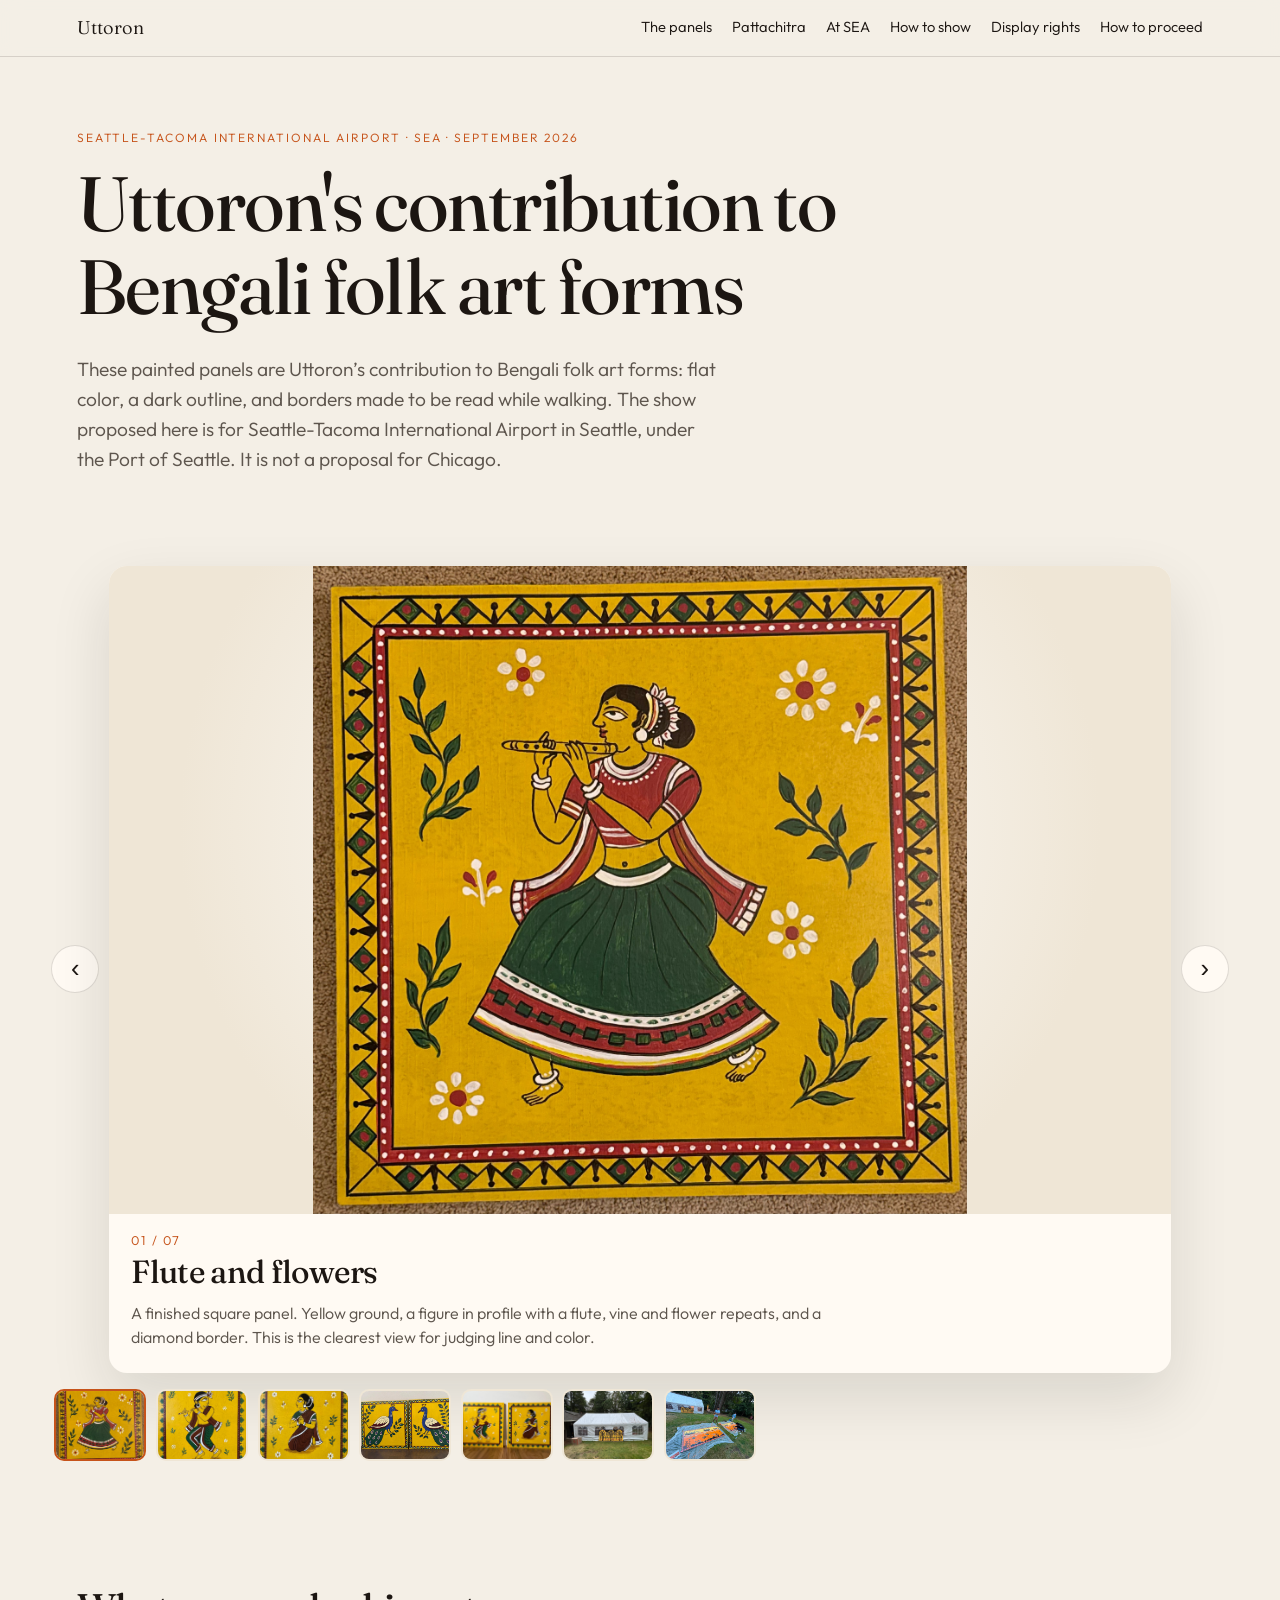
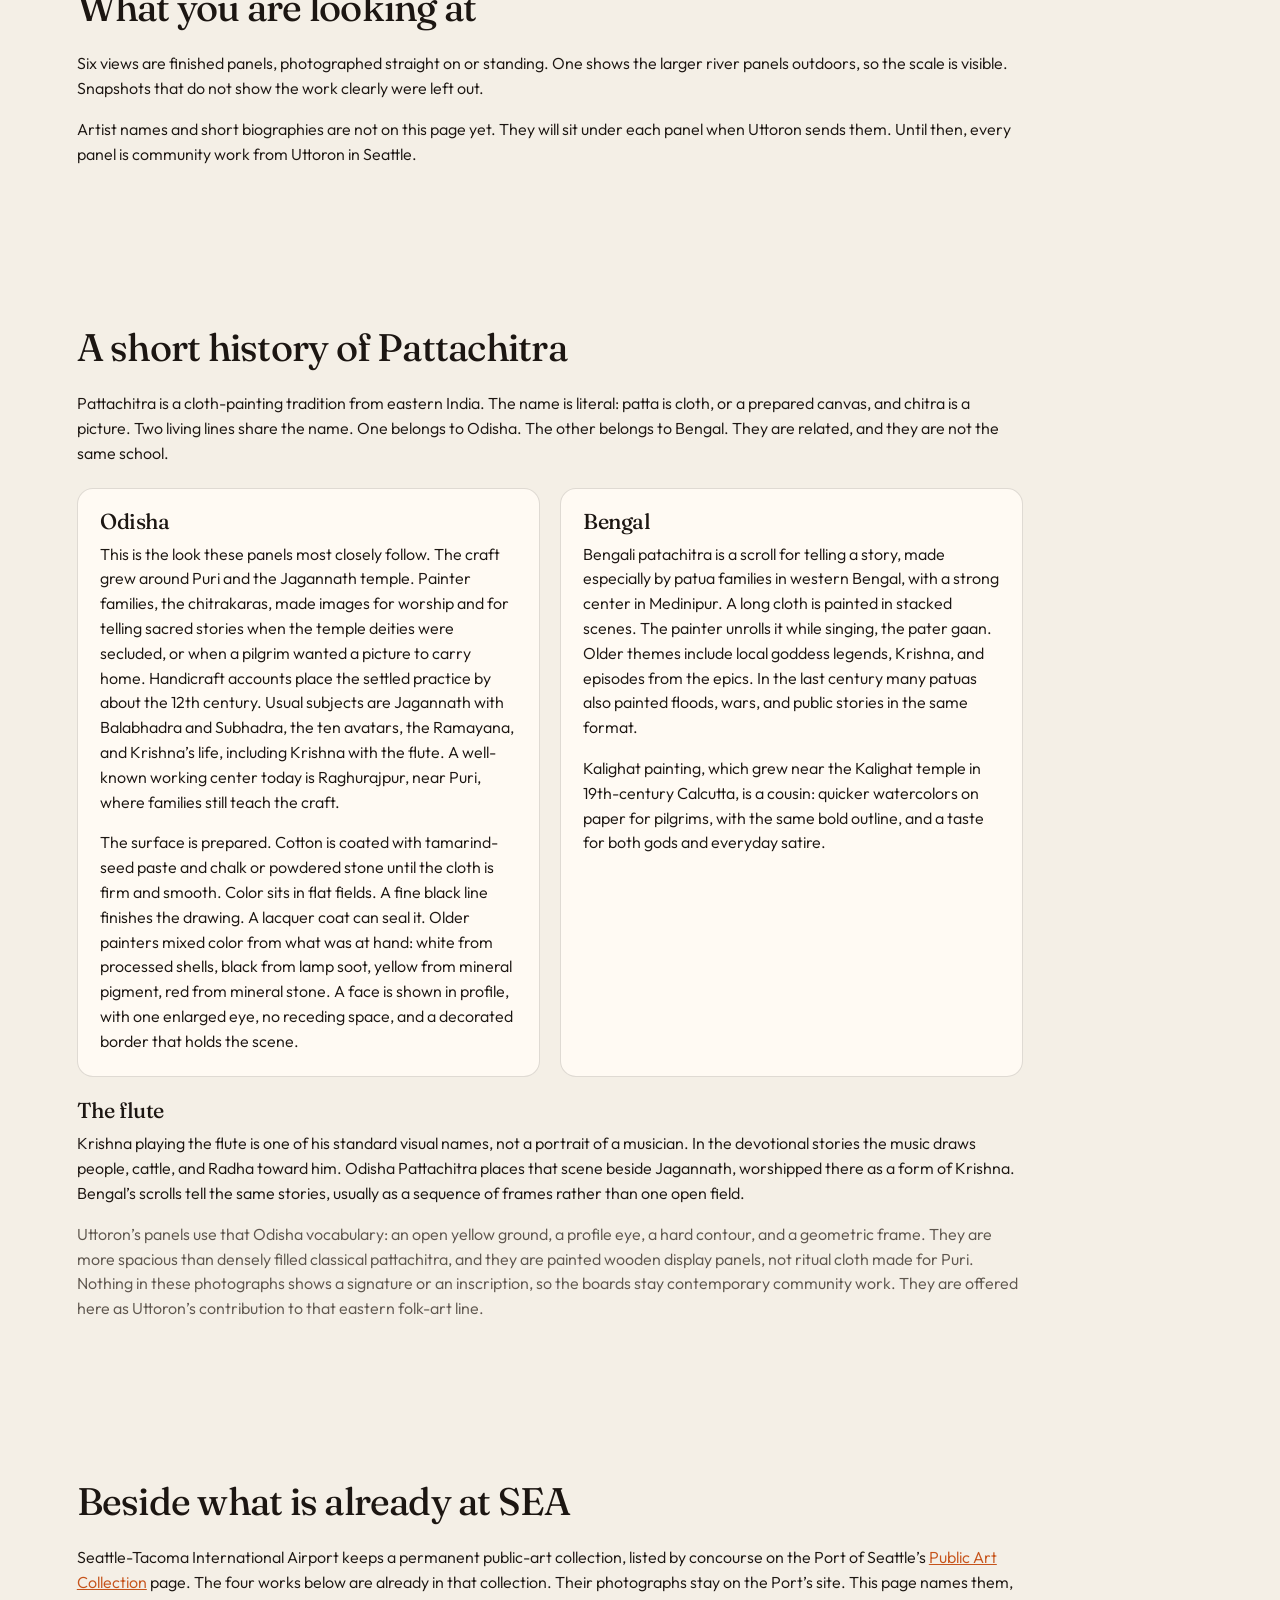
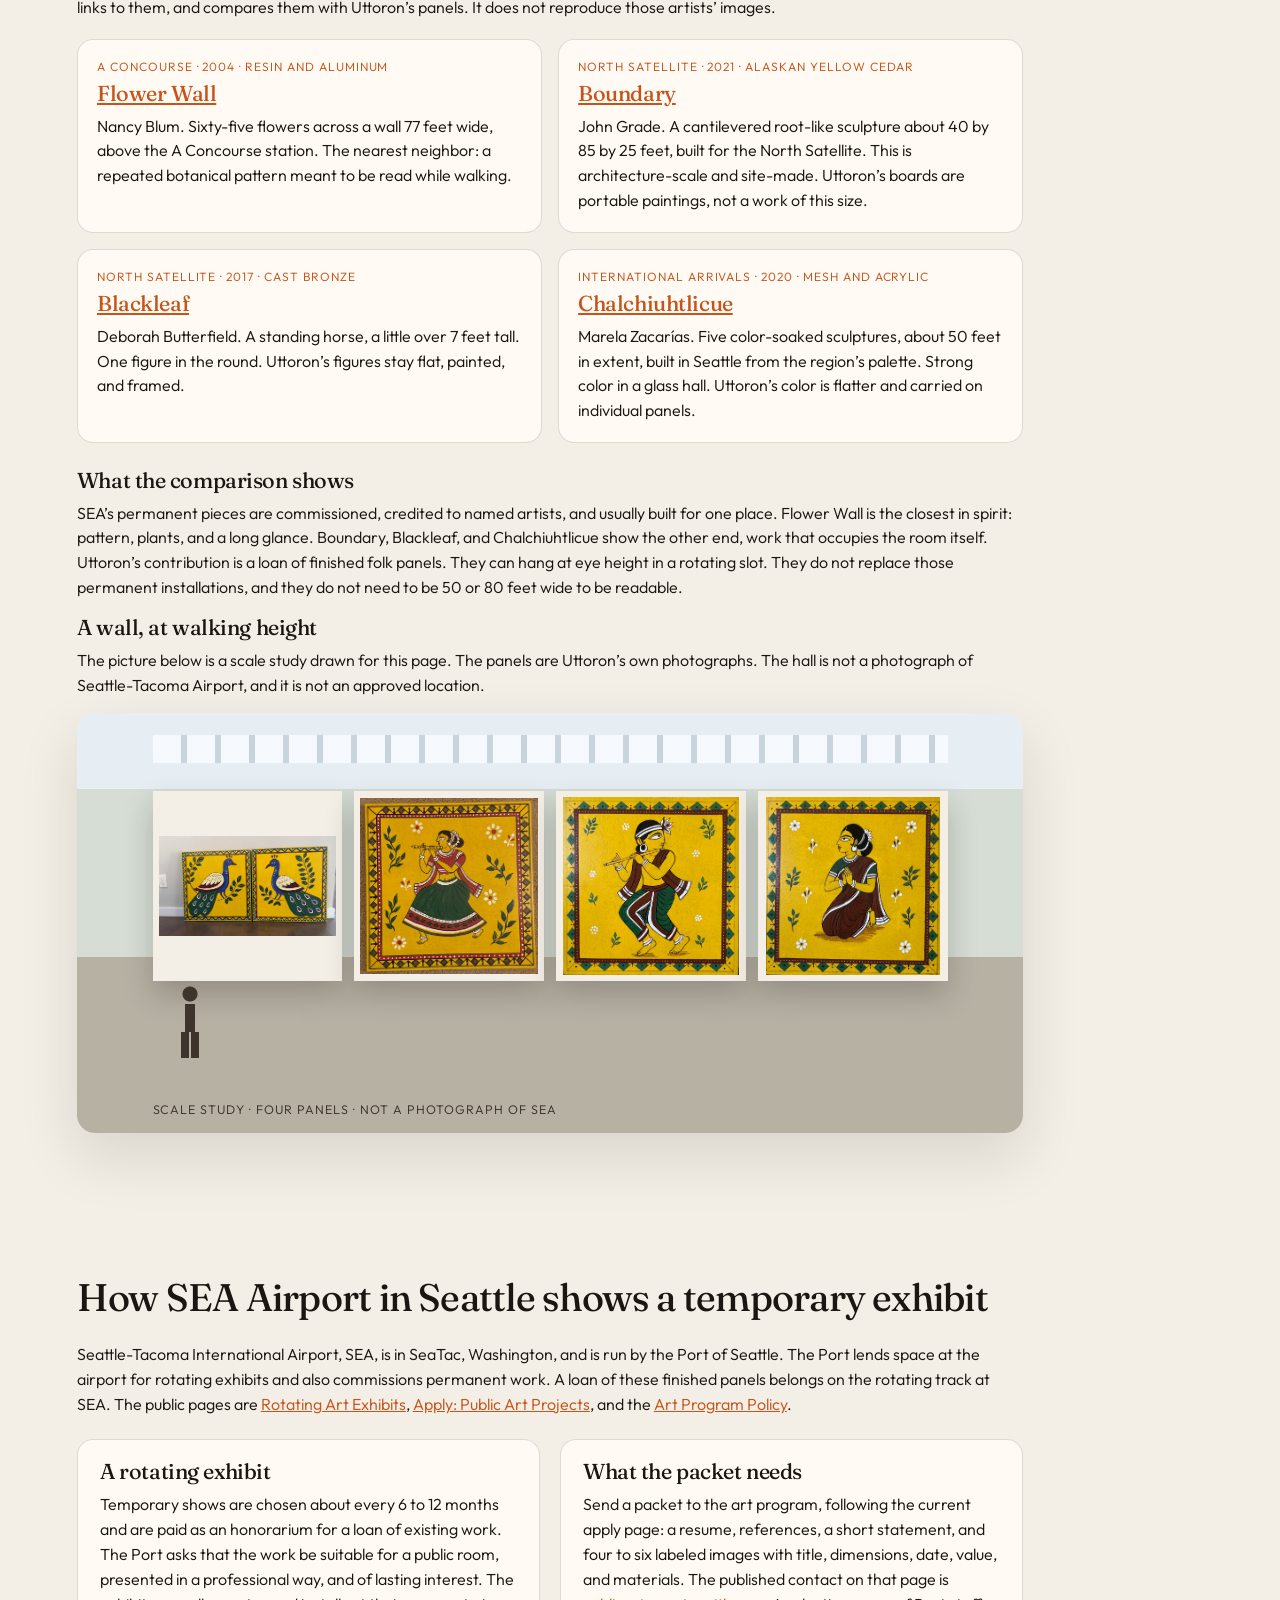
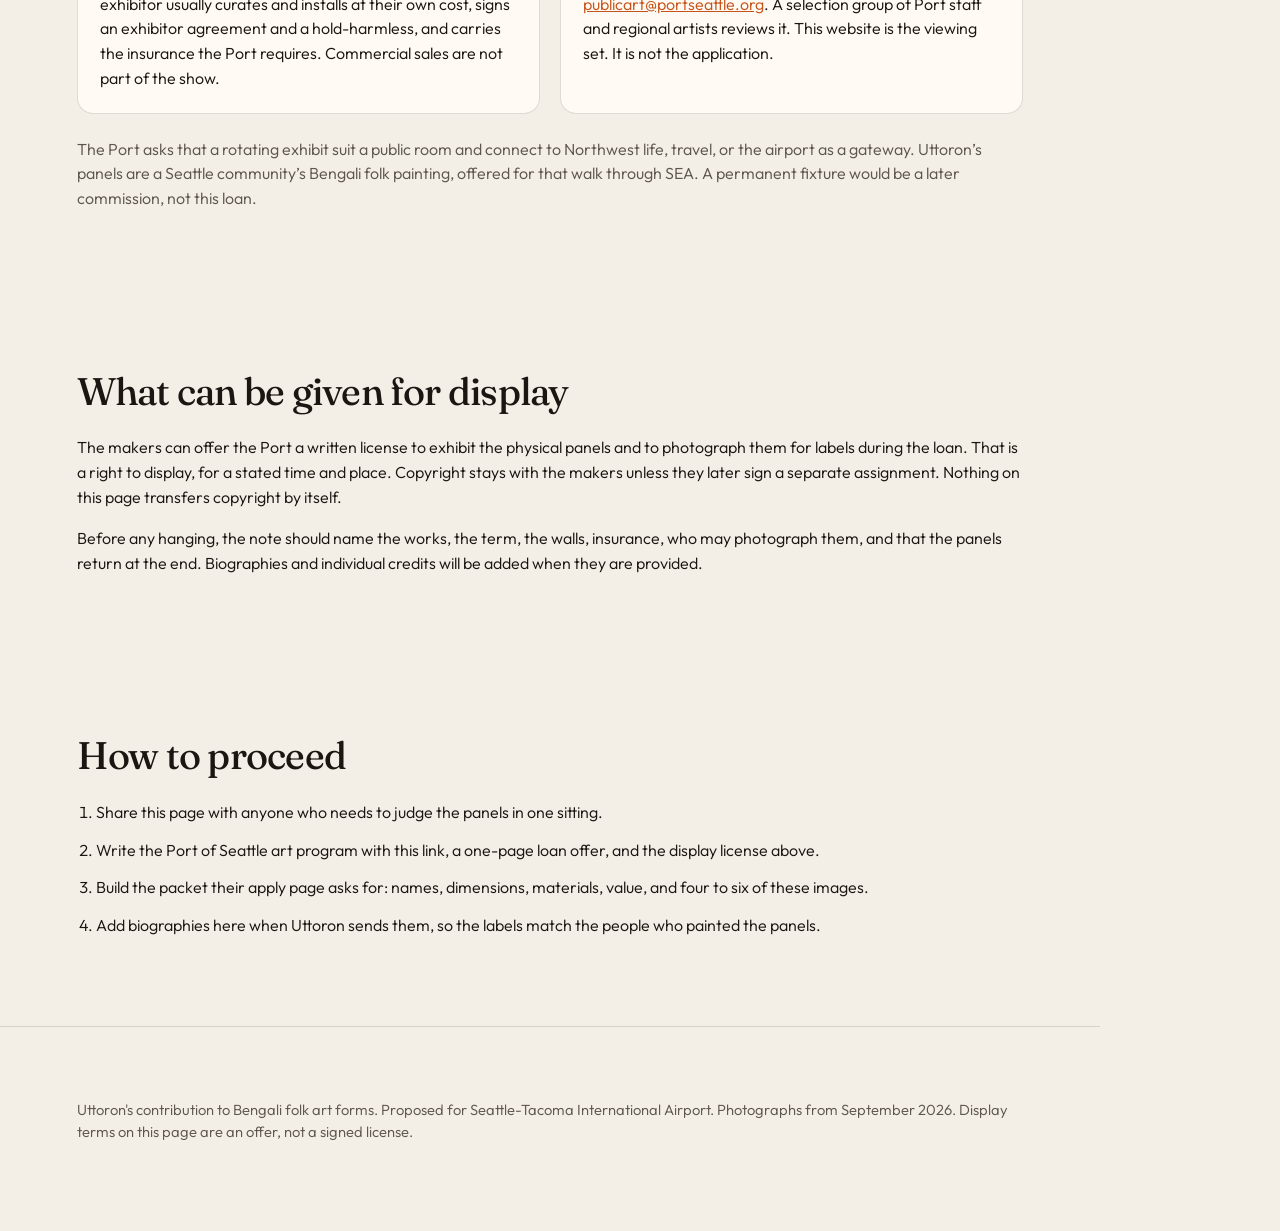
<file: index.html>
<!DOCTYPE html>
<html lang="en">
<head>
  <meta charset="utf-8">
  <meta name="viewport" content="width=device-width, initial-scale=1">
  <title>Uttoron's contribution to Bengali folk art forms</title>
  <meta name="description" content="Uttoron's painted Bengali folk panels, offered for a rotating exhibit at Seattle-Tacoma International Airport.">
  <link rel="preconnect" href="https://fonts.googleapis.com">
  <link rel="preconnect" href="https://fonts.gstatic.com" crossorigin>
  <link href="https://fonts.googleapis.com/css2?family=Fraunces:opsz,wght@9..144,460;9..144,620&family=Outfit:wght@340;480;600&display=swap" rel="stylesheet">
  <link rel="stylesheet" href="styles.css">
</head>
<body>
  <header class="top">
    <a class="mark" href="#view">Uttoron</a>
    <nav>
      <a href="#view">The panels</a>
      <a href="#history">Pattachitra</a>
      <a href="#compare">At SEA</a>
      <a href="#airport">How to show</a>
      <a href="#rights">Display rights</a>
      <a href="#next">How to proceed</a>
    </nav>
  </header>

  <main>
    <section class="hero">
      <p class="eyebrow">Seattle-Tacoma International Airport · SEA · September 2026</p>
      <h1>Uttoron's contribution to Bengali folk art forms</h1>
      <p class="lede">These painted panels are Uttoron’s contribution to Bengali folk art forms: flat color, a dark outline, and borders made to be read while walking. The show proposed here is for Seattle-Tacoma International Airport in Seattle, under the Port of Seattle. It is not a proposal for Chicago.</p>
    </section>

    <section id="view" class="stage-wrap" aria-label="Exhibition">
      <div class="stage">
        <button class="nav-btn prev" type="button" aria-label="Previous panel">‹</button>
        <figure class="frame">
          <img id="stage-img" alt="">
          <figcaption>
            <p class="count" id="stage-count"></p>
            <h2 id="stage-title"></h2>
            <p id="stage-note"></p>
          </figcaption>
        </figure>
        <button class="nav-btn next" type="button" aria-label="Next panel">›</button>
      </div>
      <div class="thumbs" id="thumbs" role="tablist" aria-label="Panels"></div>
    </section>

    <section class="essay">
      <h2>What you are looking at</h2>
      <p>Six views are finished panels, photographed straight on or standing. One shows the larger river panels outdoors, so the scale is visible. Snapshots that do not show the work clearly were left out.</p>
      <p>Artist names and short biographies are not on this page yet. They will sit under each panel when Uttoron sends them. Until then, every panel is community work from Uttoron in Seattle.</p>
    </section>

    <section id="history">
      <h2>A short history of Pattachitra</h2>
      <p>Pattachitra is a cloth-painting tradition from eastern India. The name is literal: patta is cloth, or a prepared canvas, and chitra is a picture. Two living lines share the name. One belongs to Odisha. The other belongs to Bengal. They are related, and they are not the same school.</p>
      <div class="split">
        <article>
          <h3>Odisha</h3>
          <p>This is the look these panels most closely follow. The craft grew around Puri and the Jagannath temple. Painter families, the chitrakaras, made images for worship and for telling sacred stories when the temple deities were secluded, or when a pilgrim wanted a picture to carry home. Handicraft accounts place the settled practice by about the 12th century. Usual subjects are Jagannath with Balabhadra and Subhadra, the ten avatars, the Ramayana, and Krishna’s life, including Krishna with the flute. A well-known working center today is Raghurajpur, near Puri, where families still teach the craft.</p>
          <p>The surface is prepared. Cotton is coated with tamarind-seed paste and chalk or powdered stone until the cloth is firm and smooth. Color sits in flat fields. A fine black line finishes the drawing. A lacquer coat can seal it. Older painters mixed color from what was at hand: white from processed shells, black from lamp soot, yellow from mineral pigment, red from mineral stone. A face is shown in profile, with one enlarged eye, no receding space, and a decorated border that holds the scene.</p>
        </article>
        <article>
          <h3>Bengal</h3>
          <p>Bengali patachitra is a scroll for telling a story, made especially by patua families in western Bengal, with a strong center in Medinipur. A long cloth is painted in stacked scenes. The painter unrolls it while singing, the pater gaan. Older themes include local goddess legends, Krishna, and episodes from the epics. In the last century many patuas also painted floods, wars, and public stories in the same format.</p>
          <p>Kalighat painting, which grew near the Kalighat temple in 19th-century Calcutta, is a cousin: quicker watercolors on paper for pilgrims, with the same bold outline, and a taste for both gods and everyday satire.</p>
        </article>
      </div>
      <h3>The flute</h3>
      <p>Krishna playing the flute is one of his standard visual names, not a portrait of a musician. In the devotional stories the music draws people, cattle, and Radha toward him. Odisha Pattachitra places that scene beside Jagannath, worshipped there as a form of Krishna. Bengal’s scrolls tell the same stories, usually as a sequence of frames rather than one open field.</p>
      <p class="quiet">Uttoron’s panels use that Odisha vocabulary: an open yellow ground, a profile eye, a hard contour, and a geometric frame. They are more spacious than densely filled classical pattachitra, and they are painted wooden display panels, not ritual cloth made for Puri. Nothing in these photographs shows a signature or an inscription, so the boards stay contemporary community work. They are offered here as Uttoron’s contribution to that eastern folk-art line.</p>
    </section>

    <section id="compare">
      <h2>Beside what is already at SEA</h2>
      <p>Seattle-Tacoma International Airport keeps a permanent public-art collection, listed by concourse on the Port of Seattle’s <a href="https://www.portseattle.org/page/public-art-collection">Public Art Collection</a> page. The four works below are already in that collection. Their photographs stay on the Port’s site. This page names them, links to them, and compares them with Uttoron’s panels. It does not reproduce those artists’ images.</p>
      <div class="cards">
        <article>
          <p class="meta">A Concourse · 2004 · resin and aluminum</p>
          <h3><a href="https://www.portseattle.org/page/nancy-blum-flower-wall">Flower Wall</a></h3>
          <p>Nancy Blum. Sixty-five flowers across a wall 77 feet wide, above the A Concourse station. The nearest neighbor: a repeated botanical pattern meant to be read while walking.</p>
        </article>
        <article>
          <p class="meta">North Satellite · 2021 · Alaskan yellow cedar</p>
          <h3><a href="https://www.portseattle.org/page/boundary-john-grade">Boundary</a></h3>
          <p>John Grade. A cantilevered root-like sculpture about 40 by 85 by 25 feet, built for the North Satellite. This is architecture-scale and site-made. Uttoron’s boards are portable paintings, not a work of this size.</p>
        </article>
        <article>
          <p class="meta">North Satellite · 2017 · cast bronze</p>
          <h3><a href="https://www.portseattle.org/page/blackleaf-deborah-butterfield">Blackleaf</a></h3>
          <p>Deborah Butterfield. A standing horse, a little over 7 feet tall. One figure in the round. Uttoron’s figures stay flat, painted, and framed.</p>
        </article>
        <article>
          <p class="meta">International Arrivals · 2020 · mesh and acrylic</p>
          <h3><a href="https://www.portseattle.org/page/chalchiuhtlicue-marela-zacarias">Chalchiuhtlicue</a></h3>
          <p>Marela Zacarías. Five color-soaked sculptures, about 50 feet in extent, built in Seattle from the region’s palette. Strong color in a glass hall. Uttoron’s color is flatter and carried on individual panels.</p>
        </article>
      </div>
      <h3>What the comparison shows</h3>
      <p>SEA’s permanent pieces are commissioned, credited to named artists, and usually built for one place. Flower Wall is the closest in spirit: pattern, plants, and a long glance. Boundary, Blackleaf, and Chalchiuhtlicue show the other end, work that occupies the room itself. Uttoron’s contribution is a loan of finished folk panels. They can hang at eye height in a rotating slot. They do not replace those permanent installations, and they do not need to be 50 or 80 feet wide to be readable.</p>

      <h3>A wall, at walking height</h3>
      <p>The picture below is a scale study drawn for this page. The panels are Uttoron’s own photographs. The hall is not a photograph of Seattle-Tacoma Airport, and it is not an approved location.</p>
      <div class="concourse" role="img" aria-label="Scale study of four Uttoron panels hanging in a row on a concourse wall, with a standing figure for height.">
        <div class="clerestory"></div>
        <div class="hang">
          <img src="images/peacocks.jpeg" alt="">
          <img src="images/flute-and-flowers.jpeg" alt="">
          <img src="images/flute-player.jpeg" alt="">
          <img src="images/greeting.jpeg" alt="">
        </div>
        <div class="person" aria-hidden="true"></div>
        <p class="study-label">Scale study · four panels · not a photograph of SEA</p>
      </div>
    </section>

    <section id="airport">
      <h2>How SEA Airport in Seattle shows a temporary exhibit</h2>
      <p>Seattle-Tacoma International Airport, SEA, is in SeaTac, Washington, and is run by the Port of Seattle. The Port lends space at the airport for rotating exhibits and also commissions permanent work. A loan of these finished panels belongs on the rotating track at SEA. The public pages are <a href="https://www.portseattle.org/page/rotating-art-exhibits">Rotating Art Exhibits</a>, <a href="https://www.portseattle.org/apply-public-art">Apply: Public Art Projects</a>, and the <a href="https://www.portseattle.org/sites/default/files/2018-02/art-policy.pdf">Art Program Policy</a>.</p>
      <div class="split">
        <article>
          <h3>A rotating exhibit</h3>
          <p>Temporary shows are chosen about every 6 to 12 months and are paid as an honorarium for a loan of existing work. The Port asks that the work be suitable for a public room, presented in a professional way, and of lasting interest. The exhibitor usually curates and installs at their own cost, signs an exhibitor agreement and a hold-harmless, and carries the insurance the Port requires. Commercial sales are not part of the show.</p>
        </article>
        <article>
          <h3>What the packet needs</h3>
          <p>Send a packet to the art program, following the current apply page: a resume, references, a short statement, and four to six labeled images with title, dimensions, date, value, and materials. The published contact on that page is <a href="mailto:publicart@portseattle.org">publicart@portseattle.org</a>. A selection group of Port staff and regional artists reviews it. This website is the viewing set. It is not the application.</p>
        </article>
      </div>
      <p class="quiet">The Port asks that a rotating exhibit suit a public room and connect to Northwest life, travel, or the airport as a gateway. Uttoron’s panels are a Seattle community’s Bengali folk painting, offered for that walk through SEA. A permanent fixture would be a later commission, not this loan.</p>
    </section>

    <section id="rights">
      <h2>What can be given for display</h2>
      <p>The makers can offer the Port a written license to exhibit the physical panels and to photograph them for labels during the loan. That is a right to display, for a stated time and place. Copyright stays with the makers unless they later sign a separate assignment. Nothing on this page transfers copyright by itself.</p>
      <p>Before any hanging, the note should name the works, the term, the walls, insurance, who may photograph them, and that the panels return at the end. Biographies and individual credits will be added when they are provided.</p>
    </section>

    <section id="next">
      <h2>How to proceed</h2>
      <ol>
        <li>Share this page with anyone who needs to judge the panels in one sitting.</li>
        <li>Write the Port of Seattle art program with this link, a one-page loan offer, and the display license above.</li>
        <li>Build the packet their apply page asks for: names, dimensions, materials, value, and four to six of these images.</li>
        <li>Add biographies here when Uttoron sends them, so the labels match the people who painted the panels.</li>
      </ol>
    </section>
  </main>

  <footer>
    <p>Uttoron's contribution to Bengali folk art forms. Proposed for Seattle-Tacoma International Airport. Photographs from September 2026. Display terms on this page are an offer, not a signed license.</p>
  </footer>
  <script src="app.js"></script>
</body>
</html>
</file>
<file: styles.css>
:root {
  --ink: #1c1612;
  --paper: #f4efe6;
  --panel: #fffaf3;
  --line: rgba(28, 22, 18, 0.14);
  --saffron: #c6531a;
  --muted: #5e564e;
  --shadow: 0 24px 60px rgba(28, 22, 18, 0.12);
  color: var(--ink);
  background: var(--paper);
  font-family: Outfit, "Segoe UI", sans-serif;
  font-weight: 340;
  line-height: 1.55;
}

* { box-sizing: border-box; }
html { scroll-behavior: smooth; }
body { margin: 0; }
img { max-width: 100%; display: block; }
a { color: var(--saffron); }
h1, h2, h3 {
  font-family: Fraunces, Georgia, serif;
  font-weight: 460;
  letter-spacing: -0.02em;
  line-height: 1.08;
}
h1 { font-size: clamp(2.6rem, 6vw, 5.4rem); margin: 0.2em 0 0.35em; }
h2 { font-size: clamp(1.8rem, 3vw, 2.6rem); margin: 0 0 0.6em; }
h3 { font-size: 1.35rem; margin: 0 0 0.4em; }
p { margin: 0 0 1em; }

.top {
  position: sticky;
  top: 0;
  z-index: 5;
  display: flex;
  justify-content: space-between;
  align-items: center;
  gap: 1rem;
  padding: 0.85rem 6vw;
  background: rgba(244, 239, 230, 0.92);
  backdrop-filter: blur(10px);
  border-bottom: 1px solid var(--line);
}
.mark {
  font-family: Fraunces, Georgia, serif;
  color: var(--ink);
  text-decoration: none;
  font-size: 1.15rem;
}
nav { display: flex; flex-wrap: wrap; gap: 1rem 1.25rem; }
nav a { color: var(--ink); text-decoration: none; font-size: 0.92rem; }
nav a:hover { color: var(--saffron); }

.hero, .essay, #history, #compare, #airport, #rights, #next, footer {
  padding: 4.5rem 6vw;
  max-width: 1100px;
}
.eyebrow {
  text-transform: uppercase;
  letter-spacing: 0.16em;
  font-size: 0.75rem;
  color: var(--saffron);
  margin: 0;
}
.lede { font-size: 1.2rem; max-width: 40rem; color: var(--muted); }

.stage-wrap {
  padding: 0 4vw 3rem;
}
.stage {
  display: grid;
  grid-template-columns: auto 1fr auto;
  align-items: center;
  gap: 0.6rem;
}
.frame {
  margin: 0;
  background: var(--panel);
  border-radius: 18px;
  box-shadow: var(--shadow);
  overflow: hidden;
  min-height: 70vh;
  display: grid;
  grid-template-rows: 1fr auto;
}
.frame img {
  width: 100%;
  height: min(72vh, 860px);
  object-fit: contain;
  background:
    radial-gradient(circle at 50% 40%, #fff 0%, #efe6d6 70%);
  opacity: 1;
  transition: opacity 0.45s ease;
}
.frame img.is-fading { opacity: 0; }
figcaption { padding: 1.1rem 1.4rem 1.4rem; }
.count { color: var(--saffron); font-size: 0.8rem; letter-spacing: 0.14em; text-transform: uppercase; margin-bottom: 0.3em; }
figcaption h2 { margin: 0 0 0.35em; font-size: clamp(1.5rem, 2.5vw, 2.1rem); }
figcaption p:last-child { margin: 0; color: var(--muted); max-width: 46rem; }

.nav-btn {
  width: 3rem;
  height: 3rem;
  border-radius: 999px;
  border: 1px solid var(--line);
  background: var(--panel);
  font-size: 1.6rem;
  line-height: 1;
  cursor: pointer;
  color: var(--ink);
}
.nav-btn:hover { border-color: var(--saffron); color: var(--saffron); }

.thumbs {
  display: flex;
  gap: 0.6rem;
  overflow-x: auto;
  padding: 1rem 0.2rem 0.4rem;
  scroll-snap-type: x proximity;
}
.thumbs button {
  flex: 0 0 auto;
  width: 92px;
  height: 72px;
  padding: 0;
  border-radius: 10px;
  border: 2px solid transparent;
  overflow: hidden;
  cursor: pointer;
  background: #efe6d6;
  scroll-snap-align: start;
}
.thumbs button[aria-selected="true"] { border-color: var(--saffron); }
.thumbs img { width: 100%; height: 100%; object-fit: cover; }

.split {
  display: grid;
  grid-template-columns: 1fr 1fr;
  gap: 1.2rem;
  margin: 1.4rem 0;
}
.split article {
  background: var(--panel);
  border-radius: 16px;
  padding: 1.3rem 1.4rem 0.4rem;
  border: 1px solid var(--line);
}
.cards {
  display: grid;
  grid-template-columns: 1fr 1fr;
  gap: 1rem;
  margin: 1.2rem 0 1.6rem;
}
.cards article {
  background: var(--panel);
  border: 1px solid var(--line);
  border-radius: 16px;
  padding: 1.1rem 1.2rem 0.2rem;
}
.meta {
  margin: 0 0 0.35rem;
  color: var(--saffron);
  font-size: 0.75rem;
  letter-spacing: 0.08em;
  text-transform: uppercase;
}
.concourse {
  position: relative;
  margin-top: 1rem;
  min-height: 420px;
  border-radius: 18px;
  overflow: hidden;
  background:
    linear-gradient(#e7eef3 0 18%, #d5ddd4 18% 58%, #b7b1a4 58% 100%);
  box-shadow: var(--shadow);
}
.clerestory {
  height: 28px;
  margin: 22px 8% 0;
  background: repeating-linear-gradient(90deg, #f7fbff 0 28px, #c5d0d8 28px 34px);
  opacity: 0.9;
}
.hang {
  display: grid;
  grid-template-columns: repeat(4, 1fr);
  gap: 0.8rem;
  margin: 28px 8% 0;
}
.hang img {
  width: 100%;
  aspect-ratio: 1;
  object-fit: contain;
  background: #f4efe6;
  padding: 6px;
  box-shadow: 0 14px 28px rgba(28, 22, 18, 0.22);
}
.person {
  position: absolute;
  left: 11%;
  bottom: 18%;
  width: 18px;
  height: 72px;
  background:
    radial-gradient(circle at 50% 8px, #3d342c 0 7px, transparent 8px),
    linear-gradient(#3d342c, #3d342c) 4px 18px / 10px 28px no-repeat,
    linear-gradient(#3d342c, #3d342c) 0 46px / 8px 26px no-repeat,
    linear-gradient(#3d342c, #3d342c) 10px 46px / 8px 26px no-repeat;
}
.study-label {
  position: absolute;
  left: 8%;
  bottom: 14px;
  margin: 0;
  color: #3d342c;
  font-size: 0.78rem;
  letter-spacing: 0.08em;
  text-transform: uppercase;
}
@media (max-width: 800px) {
  .cards { grid-template-columns: 1fr; }
  .hang { grid-template-columns: 1fr 1fr; margin-bottom: 70px; }
  .concourse { min-height: 0; padding-bottom: 3.2rem; }
}
.quiet { color: var(--muted); }
ol { padding-left: 1.2rem; }
ol li { margin: 0 0 0.8em; }
footer {
  border-top: 1px solid var(--line);
  color: var(--muted);
  font-size: 0.92rem;
}

@media (max-width: 800px) {
  .stage { grid-template-columns: 1fr; }
  .nav-btn { display: none; }
  .split { grid-template-columns: 1fr; }
  .hero, .essay, #history, #compare, #airport, #rights, #next, footer { padding: 2.6rem 1.2rem; }
  .stage-wrap { padding: 0 1rem 2rem; }
  .frame img { height: 62vh; }
}
@media (prefers-reduced-motion: reduce) {
  html { scroll-behavior: auto; }
  .frame img { transition: none; }
}
</file>
